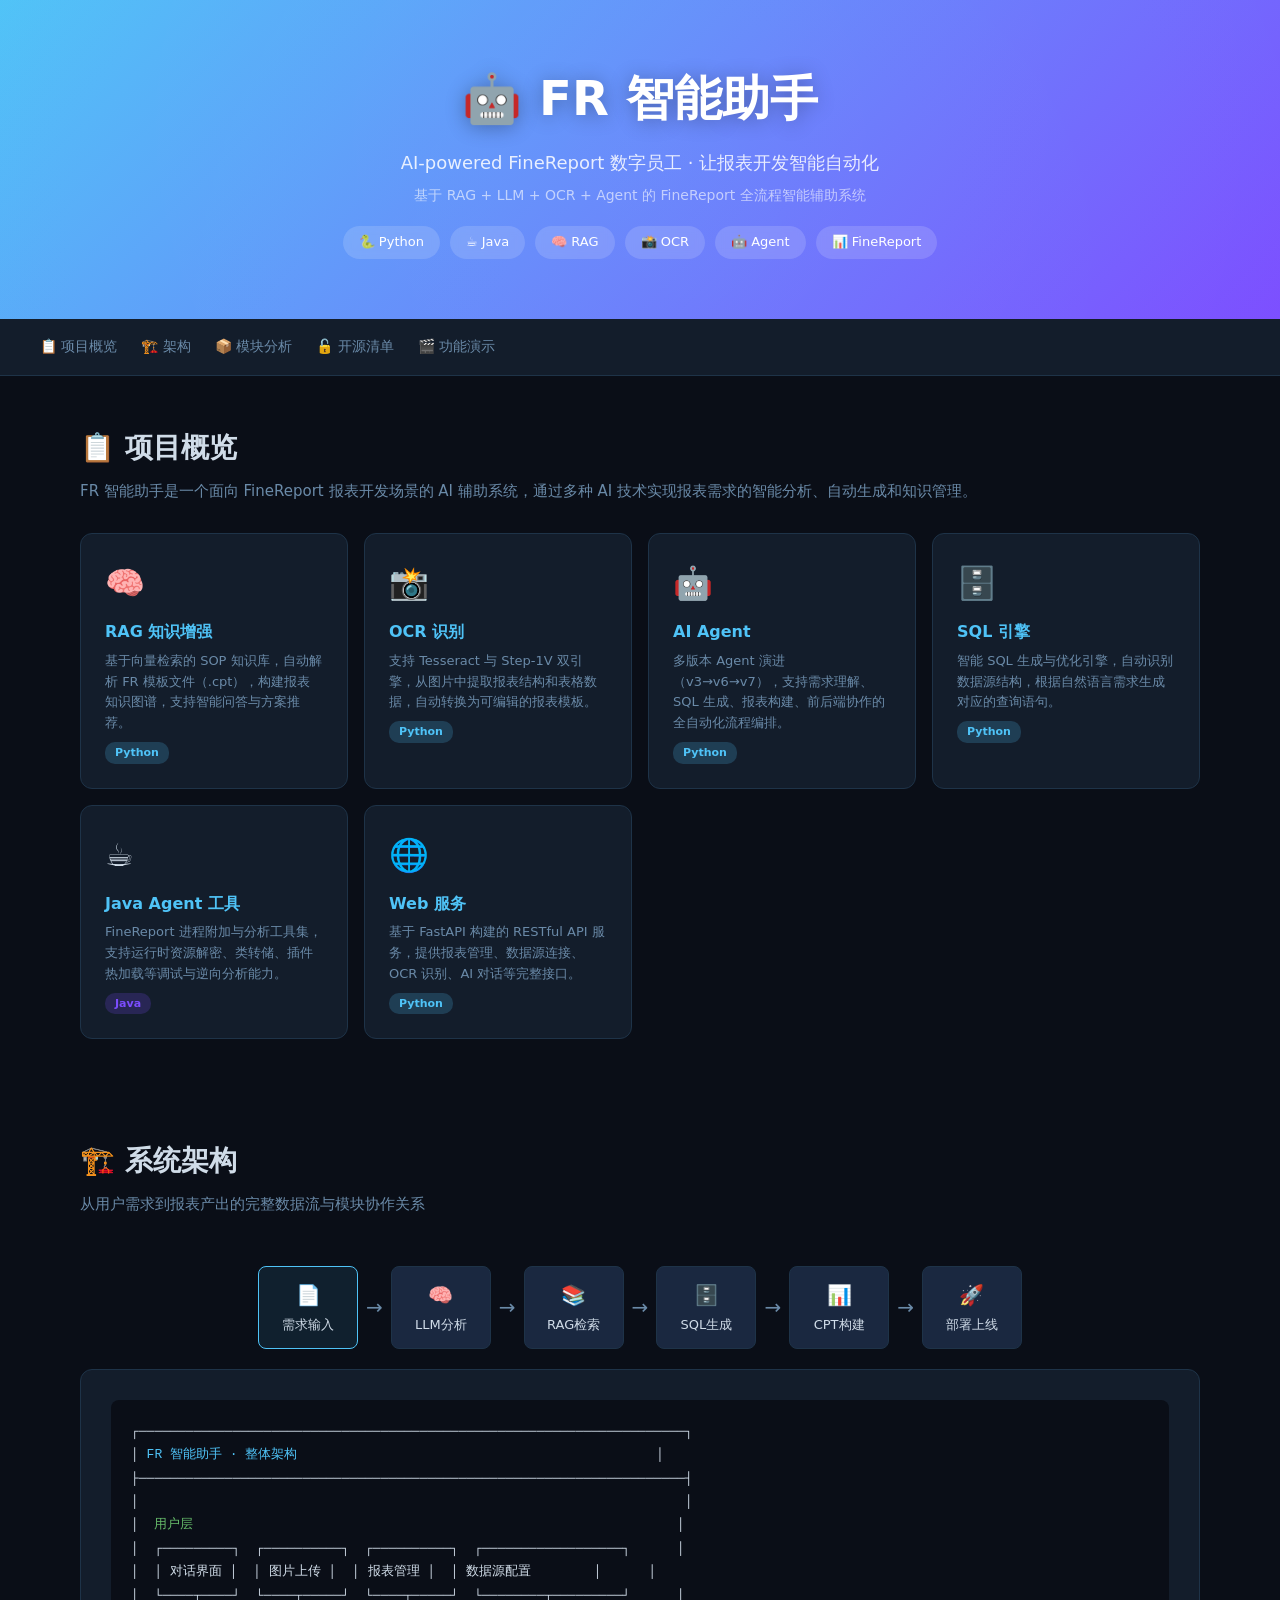
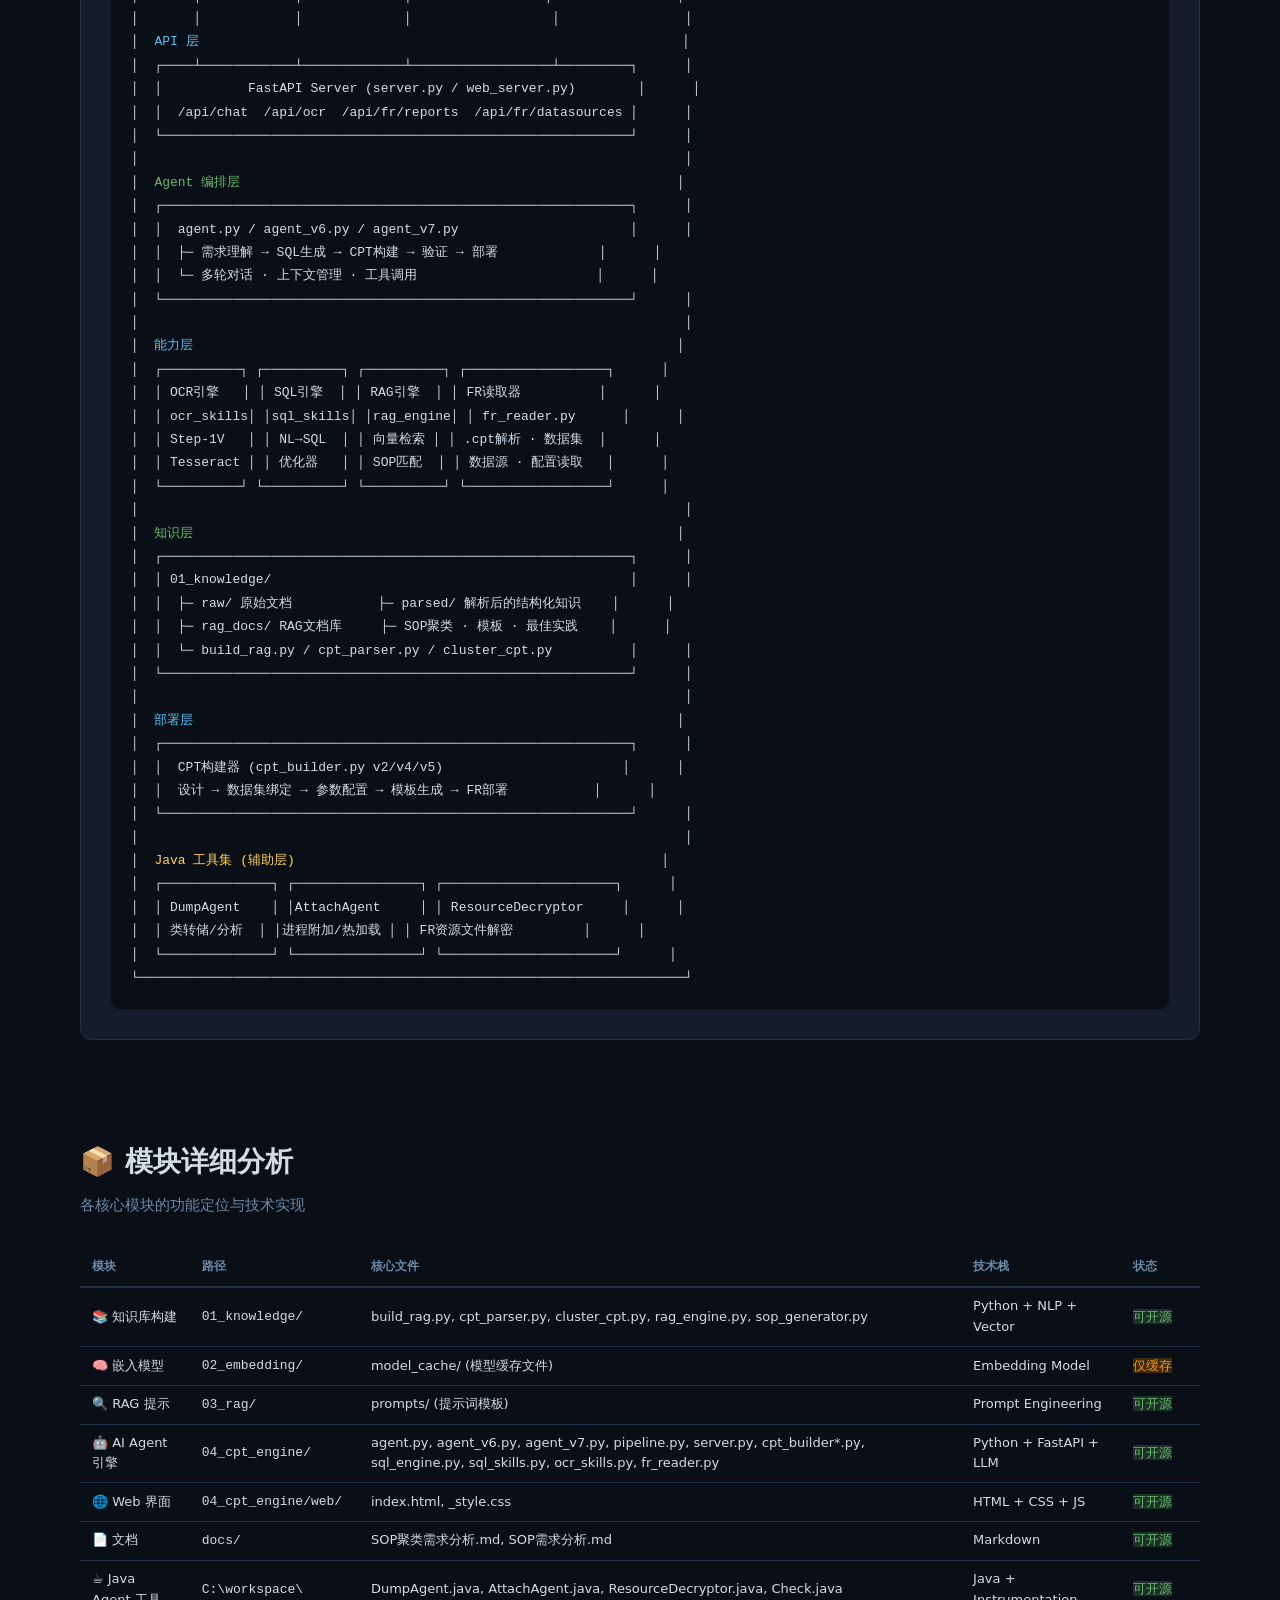
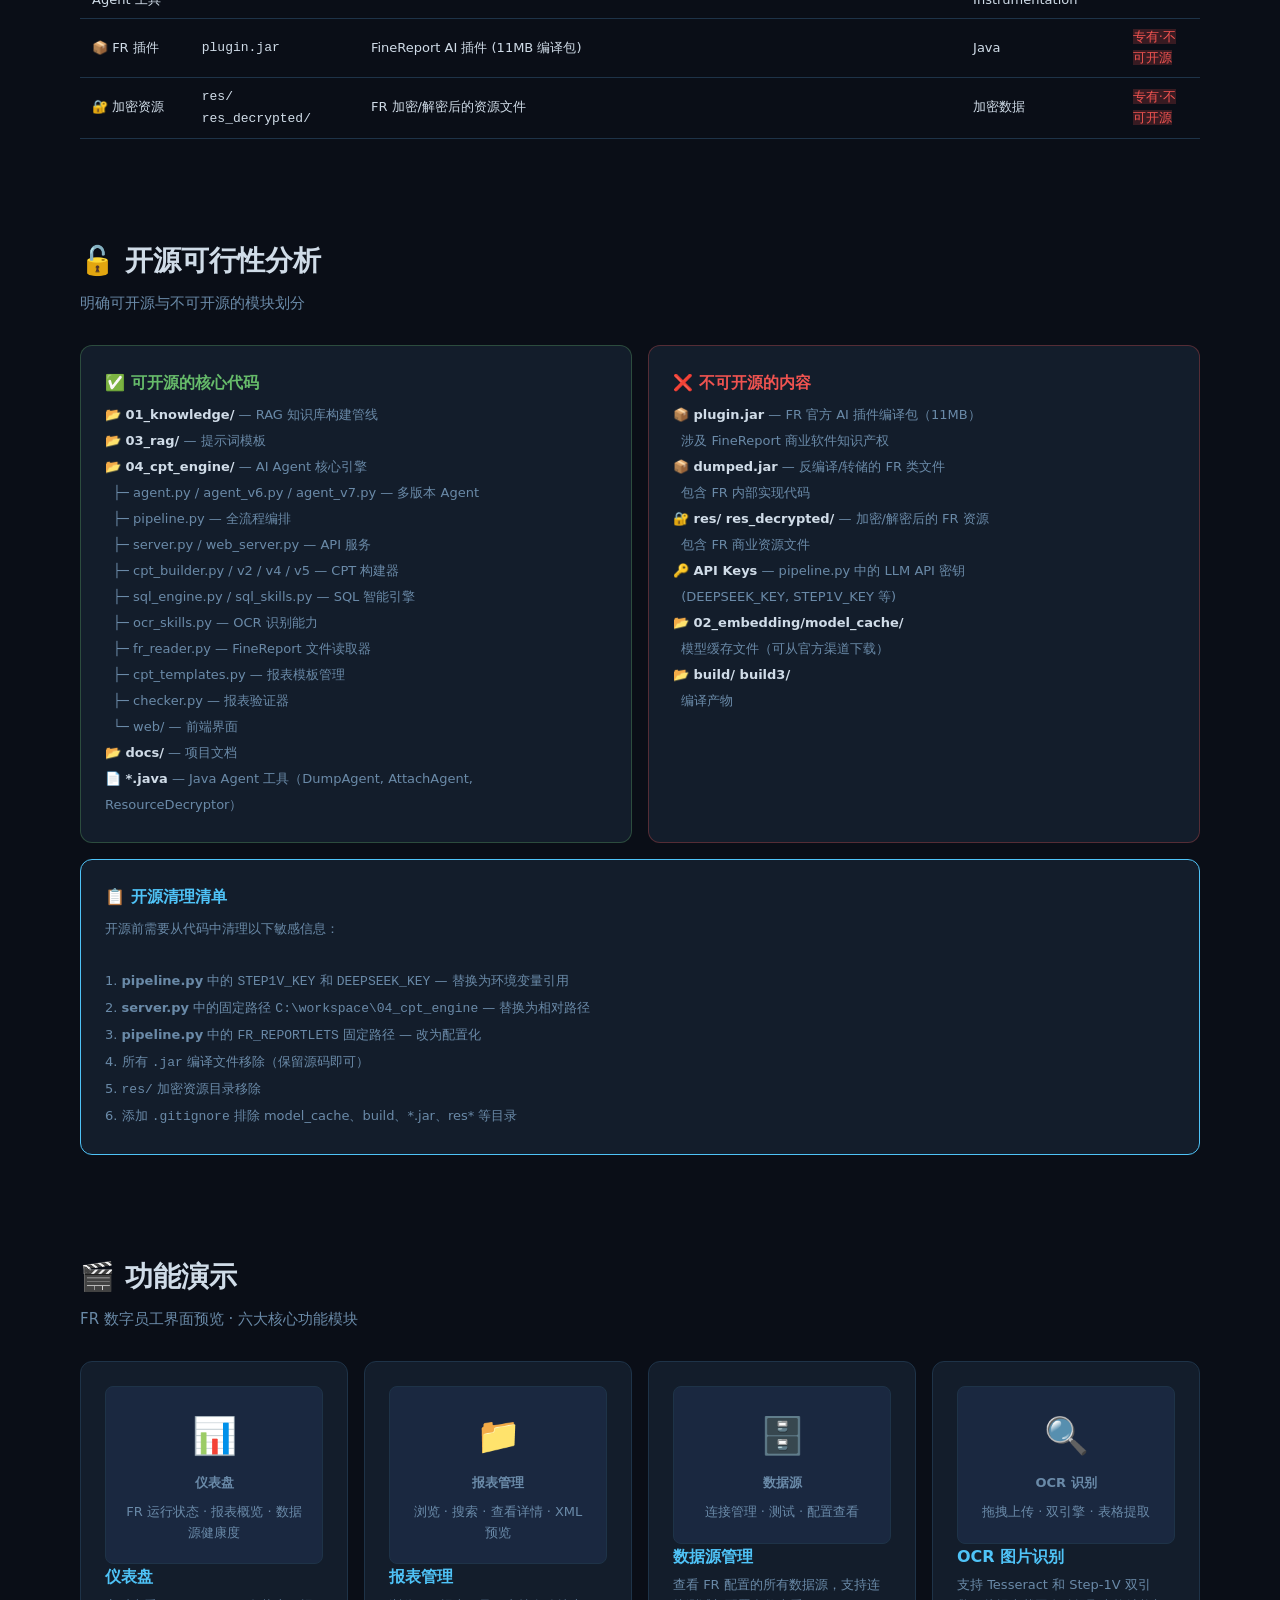
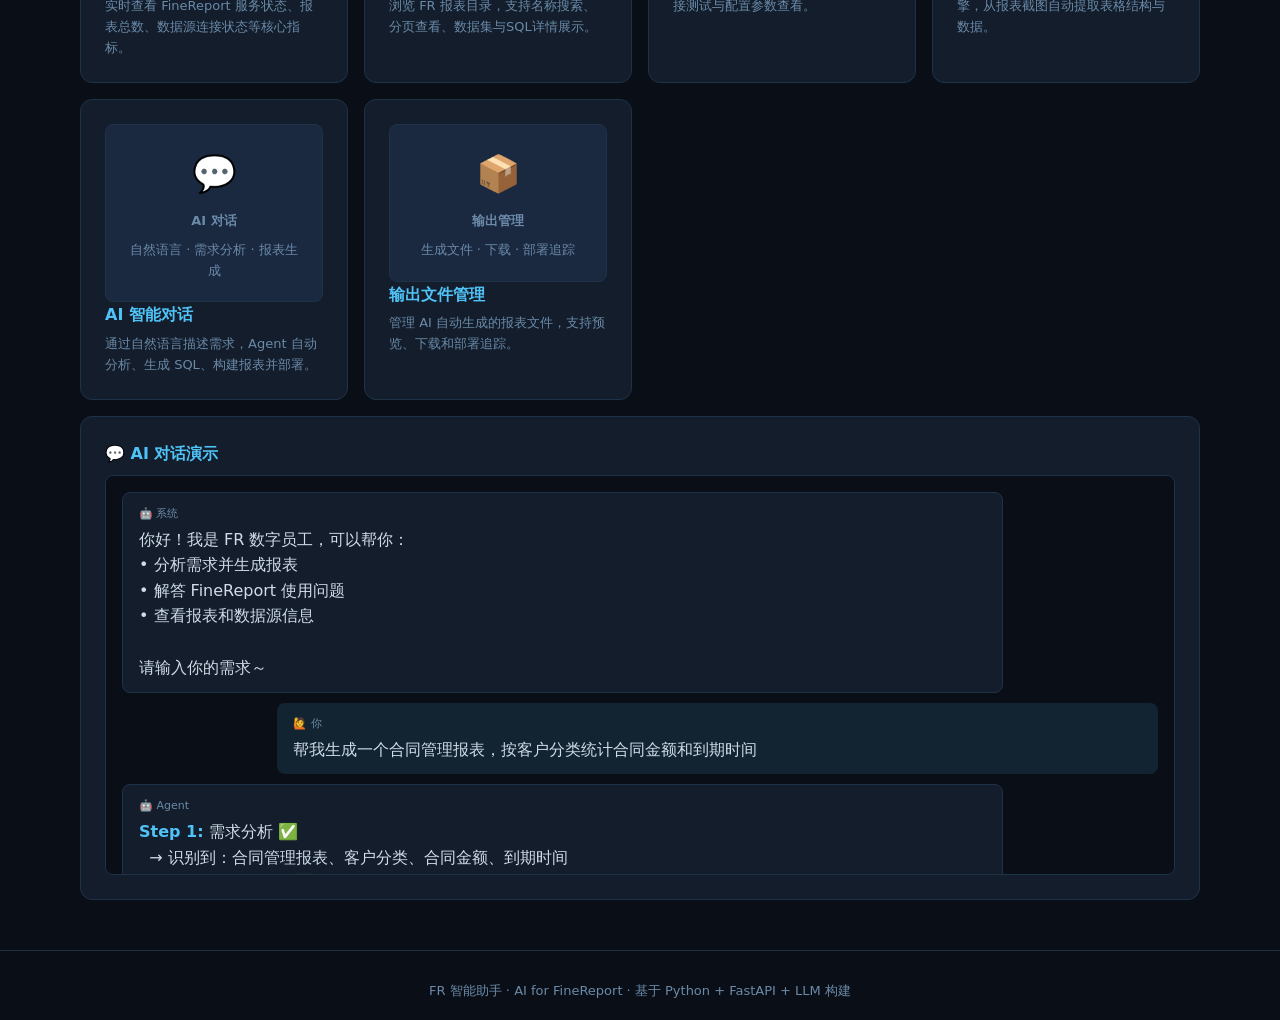
<file: docs/demo.html>
<!DOCTYPE html>
<html lang="zh-CN">
<head>
<meta charset="UTF-8">
<meta name="viewport" content="width=device-width, initial-scale=1.0">
<title>FR 智能助手 · AI for FineReport</title>
<style>
*{margin:0;padding:0;box-sizing:border-box}
:root{--bg:#0a0e17;--card:#131d2b;--card2:#1a2840;--border:#1e3348;--accent:#4fc3f7;--accent2:#7c4dff;--green:#66bb6a;--red:#ef5350;--orange:#ff9800;--gold:#ffd54f;--text:#d0dce8;--dim:#6a8aa8;--grad:linear-gradient(135deg,#4fc3f7,#7c4dff)}
body{font-family:'Segoe UI',system-ui,-apple-system,sans-serif;background:var(--bg);color:var(--text);line-height:1.6}
a{color:var(--accent);text-decoration:none}
a:hover{text-decoration:underline}

/* Hero */
.hero{background:var(--grad);padding:60px 40px;text-align:center;position:relative;overflow:hidden}
.hero::before{content:'';position:absolute;top:-50%;left:-50%;width:200%;height:200%;background:radial-gradient(circle,rgba(255,255,255,.03) 0%,transparent 70%);animation:float 20s ease infinite}
@keyframes float{0%,100%{transform:translate(0,0)}50%{transform:translate(-30px,30px)}}
.hero h1{font-size:48px;font-weight:800;color:#fff;position:relative;text-shadow:0 2px 20px rgba(0,0,0,.3)}
.hero p{font-size:18px;color:rgba(255,255,255,.85);margin-top:12px;position:relative}
.hero .sub{font-size:14px;color:rgba(255,255,255,.6);margin-top:6px}
.hero .badge-group{display:flex;gap:10px;justify-content:center;margin-top:20px;flex-wrap:wrap;position:relative}
.hero .badge{background:rgba(255,255,255,.15);color:#fff;padding:6px 16px;border-radius:20px;font-size:13px;backdrop-filter:blur(4px)}

/* Nav */
nav{background:var(--card);padding:12px 40px;display:flex;gap:24px;border-bottom:1px solid var(--border);position:sticky;top:0;z-index:100;backdrop-filter:blur(10px)}
nav a{color:var(--dim);font-size:14px;font-weight:500;padding:4px 0;border-bottom:2px solid transparent;transition:.2s}
nav a:hover,nav a.active{color:var(--accent);border-bottom-color:var(--accent);text-decoration:none}

/* Sections */
.section{padding:50px 40px;max-width:1200px;margin:0 auto}
.section h2{font-size:28px;font-weight:700;margin-bottom:8px;display:flex;align-items:center;gap:10px}
.section h2 .emoji{font-size:28px}
.section .desc{color:var(--dim);margin-bottom:30px;font-size:15px}

/* Cards */
.grid-2{display:grid;grid-template-columns:repeat(auto-fit,minmax(340px,1fr));gap:16px}
.grid-3{display:grid;grid-template-columns:repeat(auto-fit,minmax(260px,1fr));gap:16px}
.grid-4{display:grid;grid-template-columns:repeat(auto-fit,minmax(200px,1fr));gap:12px}
.card{background:var(--card);border:1px solid var(--border);border-radius:12px;padding:24px;transition:.3s}
.card:hover{transform:translateY(-2px);border-color:var(--accent);box-shadow:0 8px 30px rgba(79,195,247,.08)}
.card .icon{font-size:32px;margin-bottom:10px}
.card h3{font-size:16px;font-weight:600;margin-bottom:6px;color:var(--accent)}
.card p{font-size:13px;color:var(--dim);line-height:1.6}
.card .tag{display:inline-block;padding:2px 10px;border-radius:10px;font-size:11px;font-weight:600;margin-top:8px}
.tag.python{background:rgba(79,195,247,.2);color:var(--accent)}
.tag.java{background:rgba(124,77,255,.2);color:var(--accent2)}
.tag.js{background:rgba(255,213,79,.2);color:var(--gold)}
.tag.ok{background:rgba(102,187,106,.2);color:var(--green)}
.tag.warn{background:rgba(255,152,0,.2);color:var(--orange)}
.tag.err{background:rgba(239,83,80,.2);color:var(--red)}

/* Architecture */
.arch{background:var(--card);border:1px solid var(--border);border-radius:12px;padding:30px;overflow-x:auto}
.arch pre{background:var(--bg);padding:20px;border-radius:8px;font-size:13px;line-height:1.8;color:var(--text);overflow-x:auto}
.arch pre .hl{color:var(--accent)}
.arch pre .hl2{color:var(--green)}
.arch pre .hl3{color:var(--gold)}
.arch pre .dim{color:var(--dim)}

/* Flow */
.flow{display:flex;align-items:center;gap:8px;flex-wrap:wrap;justify-content:center;padding:20px 0}
.flow-node{background:var(--card2);border:1px solid var(--border);border-radius:8px;padding:12px 20px;font-size:13px;text-align:center;min-width:100px}
.flow-node .fn{font-size:20px;display:block;margin-bottom:4px}
.flow-node.active{border-color:var(--accent);background:rgba(79,195,247,.1)}
.flow-arrow{color:var(--dim);font-size:20px}

/* Table */
table{width:100%;border-collapse:collapse;font-size:13px}
th{text-align:left;padding:10px 12px;border-bottom:2px solid var(--border);color:var(--dim);font-weight:600;font-size:12px}
td{padding:8px 12px;border-bottom:1px solid var(--border)}
tr:hover{background:rgba(79,195,247,.03)}

/* Screenshot placeholders */
.mock-preview{background:var(--card2);border:1px solid var(--border);border-radius:8px;padding:20px;text-align:center;min-height:120px;display:flex;align-items:center;justify-content:center;flex-direction:column;gap:8px;font-size:13px;color:var(--dim)}
.mock-preview .big{font-size:36px}

/* Footer */
footer{text-align:center;padding:30px;border-top:1px solid var(--border);color:var(--dim);font-size:13px}

/* Responsive */
@media(max-width:768px){.hero h1{font-size:28px}.section{padding:30px 20px}nav{padding:10px 20px;gap:12px;overflow-x:auto}.grid-2,.grid-3{grid-template-columns:1fr}}
</style>
</head>
<body>

<!-- ========== HERO ========== -->
<div class="hero">
<h1>🤖 FR 智能助手</h1>
<p>AI-powered FineReport 数字员工 · 让报表开发智能自动化</p>
<div class="sub">基于 RAG + LLM + OCR + Agent 的 FineReport 全流程智能辅助系统</div>
<div class="badge-group">
<span class="badge">🐍 Python</span>
<span class="badge">☕ Java</span>
<span class="badge">🧠 RAG</span>
<span class="badge">📸 OCR</span>
<span class="badge">🤖 Agent</span>
<span class="badge">📊 FineReport</span>
</div>
</div>

<!-- ========== NAV ========== -->
<nav>
<a href="#overview" class="active">📋 项目概览</a>
<a href="#arch">🏗️ 架构</a>
<a href="#modules">📦 模块分析</a>
<a href="#opensource">🔓 开源清单</a>
<a href="#demo">🎬 功能演示</a>
</nav>

<!-- ========== OVERVIEW ========== -->
<div id="overview" class="section">
<h2><span class="emoji">📋</span> 项目概览</h2>
<div class="desc">FR 智能助手是一个面向 FineReport 报表开发场景的 AI 辅助系统，通过多种 AI 技术实现报表需求的智能分析、自动生成和知识管理。</div>

<div class="grid-3">
<div class="card">
<div class="icon">🧠</div>
<h3>RAG 知识增强</h3>
<p>基于向量检索的 SOP 知识库，自动解析 FR 模板文件（.cpt），构建报表知识图谱，支持智能问答与方案推荐。</p>
<span class="tag python">Python</span>
</div>
<div class="card">
<div class="icon">📸</div>
<h3>OCR 识别</h3>
<p>支持 Tesseract 与 Step-1V 双引擎，从图片中提取报表结构和表格数据，自动转换为可编辑的报表模板。</p>
<span class="tag python">Python</span>
</div>
<div class="card">
<div class="icon">🤖</div>
<h3>AI Agent</h3>
<p>多版本 Agent 演进（v3→v6→v7），支持需求理解、SQL 生成、报表构建、前后端协作的全自动化流程编排。</p>
<span class="tag python">Python</span>
</div>
<div class="card">
<div class="icon">🗄️</div>
<h3>SQL 引擎</h3>
<p>智能 SQL 生成与优化引擎，自动识别数据源结构，根据自然语言需求生成对应的查询语句。</p>
<span class="tag python">Python</span>
</div>
<div class="card">
<div class="icon">☕</div>
<h3>Java Agent 工具</h3>
<p>FineReport 进程附加与分析工具集，支持运行时资源解密、类转储、插件热加载等调试与逆向分析能力。</p>
<span class="tag java">Java</span>
</div>
<div class="card">
<div class="icon">🌐</div>
<h3>Web 服务</h3>
<p>基于 FastAPI 构建的 RESTful API 服务，提供报表管理、数据源连接、OCR 识别、AI 对话等完整接口。</p>
<span class="tag python">Python</span>
</div>
</div>
</div>

<!-- ========== ARCHITECTURE ========== -->
<div id="arch" class="section">
<h2><span class="emoji">🏗️</span> 系统架构</h2>
<div class="desc">从用户需求到报表产出的完整数据流与模块协作关系</div>

<div class="flow">
<div class="flow-node active"><span class="fn">📄</span>需求输入</div>
<span class="flow-arrow">→</span>
<div class="flow-node"><span class="fn">🧠</span>LLM分析</div>
<span class="flow-arrow">→</span>
<div class="flow-node"><span class="fn">📚</span>RAG检索</div>
<span class="flow-arrow">→</span>
<div class="flow-node"><span class="fn">🗄️</span>SQL生成</div>
<span class="flow-arrow">→</span>
<div class="flow-node"><span class="fn">📊</span>CPT构建</div>
<span class="flow-arrow">→</span>
<div class="flow-node"><span class="fn">🚀</span>部署上线</div>
</div>

<div class="arch">
<pre>
┌──────────────────────────────────────────────────────────────────────┐
│ <span class="hl">FR 智能助手 · 整体架构</span>                                              │
├──────────────────────────────────────────────────────────────────────┤
│                                                                      │
│  <span class="hl2">用户层</span>                                                              │
│  ┌─────────┐  ┌──────────┐  ┌──────────┐  ┌──────────────────┐      │
│  │ 对话界面 │  │ 图片上传 │  │ 报表管理 │  │ 数据源配置        │      │
│  └────┬────┘  └────┬─────┘  └────┬─────┘  └────────┬─────────┘      │
│       │            │             │                  │                │
│  <span class="hl">API 层</span>                                                              │
│  ┌────┴────────────┴─────────────┴──────────────────┴─────────┐      │
│  │           FastAPI Server (server.py / web_server.py)        │      │
│  │  /api/chat  /api/ocr  /api/fr/reports  /api/fr/datasources │      │
│  └────────────────────────────────────────────────────────────┘      │
│                                                                      │
│  <span class="hl2">Agent 编排层</span>                                                        │
│  ┌────────────────────────────────────────────────────────────┐      │
│  │  agent.py / agent_v6.py / agent_v7.py                      │      │
│  │  ├─ 需求理解 → SQL生成 → CPT构建 → 验证 → 部署             │      │
│  │  └─ 多轮对话 · 上下文管理 · 工具调用                       │      │
│  └────────────────────────────────────────────────────────────┘      │
│                                                                      │
│  <span class="hl">能力层</span>                                                              │
│  ┌──────────┐ ┌──────────┐ ┌──────────┐ ┌──────────────────┐      │
│  │ OCR引擎   │ │ SQL引擎  │ │ RAG引擎  │ │ FR读取器          │      │
│  │ ocr_skills│ │sql_skills│ │rag_engine│ │ fr_reader.py      │      │
│  │ Step-1V   │ │ NL→SQL  │ │ 向量检索 │ │ .cpt解析 · 数据集  │      │
│  │ Tesseract │ │ 优化器   │ │ SOP匹配  │ │ 数据源 · 配置读取   │      │
│  └──────────┘ └──────────┘ └──────────┘ └──────────────────┘      │
│                                                                      │
│  <span class="hl2">知识层</span>                                                              │
│  ┌────────────────────────────────────────────────────────────┐      │
│  │ 01_knowledge/                                              │      │
│  │  ├─ raw/ 原始文档           ├─ parsed/ 解析后的结构化知识    │      │
│  │  ├─ rag_docs/ RAG文档库     ├─ SOP聚类 · 模板 · 最佳实践    │      │
│  │  └─ build_rag.py / cpt_parser.py / cluster_cpt.py          │      │
│  └────────────────────────────────────────────────────────────┘      │
│                                                                      │
│  <span class="hl">部署层</span>                                                              │
│  ┌────────────────────────────────────────────────────────────┐      │
│  │  CPT构建器 (cpt_builder.py v2/v4/v5)                       │      │
│  │  设计 → 数据集绑定 → 参数配置 → 模板生成 → FR部署           │      │
│  └────────────────────────────────────────────────────────────┘      │
│                                                                      │
│  <span class="hl3">Java 工具集 (辅助层)</span>                                               │
│  ┌──────────────┐ ┌────────────────┐ ┌──────────────────────┐      │
│  │ DumpAgent    │ │AttachAgent     │ │ ResourceDecryptor     │      │
│  │ 类转储/分析  │ │进程附加/热加载 │ │ FR资源文件解密         │      │
│  └──────────────┘ └────────────────┘ └──────────────────────┘      │
└──────────────────────────────────────────────────────────────────────┘
</pre>
</div>
</div>

<!-- ========== MODULES ========== -->
<div id="modules" class="section">
<h2><span class="emoji">📦</span> 模块详细分析</h2>
<div class="desc">各核心模块的功能定位与技术实现</div>

<table>
<tr><th>模块</th><th>路径</th><th>核心文件</th><th>技术栈</th><th>状态</th></tr>
<tr>
<td>📚 知识库构建</td>
<td><code>01_knowledge/</code></td>
<td>build_rag.py, cpt_parser.py, cluster_cpt.py, rag_engine.py, sop_generator.py</td>
<td>Python + NLP + Vector</td>
<td><span class="tag ok">可开源</span></td>
</tr>
<tr>
<td>🧠 嵌入模型</td>
<td><code>02_embedding/</code></td>
<td>model_cache/ (模型缓存文件)</td>
<td>Embedding Model</td>
<td><span class="tag warn">仅缓存</span></td>
</tr>
<tr>
<td>🔍 RAG 提示</td>
<td><code>03_rag/</code></td>
<td>prompts/ (提示词模板)</td>
<td>Prompt Engineering</td>
<td><span class="tag ok">可开源</span></td>
</tr>
<tr>
<td>🤖 AI Agent 引擎</td>
<td><code>04_cpt_engine/</code></td>
<td>agent.py, agent_v6.py, agent_v7.py, pipeline.py, server.py, cpt_builder*.py, sql_engine.py, sql_skills.py, ocr_skills.py, fr_reader.py</td>
<td>Python + FastAPI + LLM</td>
<td><span class="tag ok">可开源</span></td>
</tr>
<tr>
<td>🌐 Web 界面</td>
<td><code>04_cpt_engine/web/</code></td>
<td>index.html, _style.css</td>
<td>HTML + CSS + JS</td>
<td><span class="tag ok">可开源</span></td>
</tr>
<tr>
<td>📄 文档</td>
<td><code>docs/</code></td>
<td>SOP聚类需求分析.md, SOP需求分析.md</td>
<td>Markdown</td>
<td><span class="tag ok">可开源</span></td>
</tr>
<tr>
<td>☕ Java Agent 工具</td>
<td><code>C:\workspace\</code></td>
<td>DumpAgent.java, AttachAgent.java, ResourceDecryptor.java, Check.java</td>
<td>Java + Instrumentation</td>
<td><span class="tag ok">可开源</span></td>
</tr>
<tr>
<td>📦 FR 插件</td>
<td><code>plugin.jar</code></td>
<td>FineReport AI 插件 (11MB 编译包)</td>
<td>Java</td>
<td><span class="tag err">专有·不可开源</span></td>
</tr>
<tr>
<td>🔐 加密资源</td>
<td><code>res/ res_decrypted/</code></td>
<td>FR 加密/解密后的资源文件</td>
<td>加密数据</td>
<td><span class="tag err">专有·不可开源</span></td>
</tr>
</table>
</div>

<!-- ========== OPEN SOURCE LIST ========== -->
<div id="opensource" class="section">
<h2><span class="emoji">🔓</span> 开源可行性分析</h2>
<div class="desc">明确可开源与不可开源的模块划分</div>

<div class="grid-2">
<div class="card" style="border-color:rgba(102,187,106,.3)">
<h3 style="color:var(--green)">✅ 可开源的核心代码</h3>
<div style="font-size:13px;color:var(--dim);line-height:2">
<strong style="color:var(--text)">📂 01_knowledge/</strong> — RAG 知识库构建管线<br>
<strong style="color:var(--text)">📂 03_rag/</strong> — 提示词模板<br>
<strong style="color:var(--text)">📂 04_cpt_engine/</strong> — AI Agent 核心引擎<br>
&nbsp;&nbsp;├─ agent.py / agent_v6.py / agent_v7.py — 多版本 Agent<br>
&nbsp;&nbsp;├─ pipeline.py — 全流程编排<br>
&nbsp;&nbsp;├─ server.py / web_server.py — API 服务<br>
&nbsp;&nbsp;├─ cpt_builder.py / v2 / v4 / v5 — CPT 构建器<br>
&nbsp;&nbsp;├─ sql_engine.py / sql_skills.py — SQL 智能引擎<br>
&nbsp;&nbsp;├─ ocr_skills.py — OCR 识别能力<br>
&nbsp;&nbsp;├─ fr_reader.py — FineReport 文件读取器<br>
&nbsp;&nbsp;├─ cpt_templates.py — 报表模板管理<br>
&nbsp;&nbsp;├─ checker.py — 报表验证器<br>
&nbsp;&nbsp;└─ web/ — 前端界面<br>
<strong style="color:var(--text)">📂 docs/</strong> — 项目文档<br>
<strong style="color:var(--text)">📄 *.java</strong> — Java Agent 工具（DumpAgent, AttachAgent, ResourceDecryptor）<br>
</div>
</div>

<div class="card" style="border-color:rgba(239,83,80,.3)">
<h3 style="color:var(--red)">❌ 不可开源的内容</h3>
<div style="font-size:13px;color:var(--dim);line-height:2">
<strong style="color:var(--text)">📦 plugin.jar</strong> — FR 官方 AI 插件编译包（11MB）<br>
&nbsp;&nbsp;涉及 FineReport 商业软件知识产权<br>
<strong style="color:var(--text)">📦 dumped.jar</strong> — 反编译/转储的 FR 类文件<br>
&nbsp;&nbsp;包含 FR 内部实现代码<br>
<strong style="color:var(--text)">🔐 res/ res_decrypted/</strong> — 加密/解密后的 FR 资源<br>
&nbsp;&nbsp;包含 FR 商业资源文件<br>
<strong style="color:var(--text)">🔑 API Keys</strong> — pipeline.py 中的 LLM API 密钥<br>
&nbsp;&nbsp;(DEEPSEEK_KEY, STEP1V_KEY 等)<br>
<strong style="color:var(--text)">📂 02_embedding/model_cache/</strong><br>
&nbsp;&nbsp;模型缓存文件（可从官方渠道下载）<br>
<strong style="color:var(--text)">📂 build/ build3/</strong><br>
&nbsp;&nbsp;编译产物<br>
</div>
</div>
</div>

<div class="card" style="margin-top:16px;border-color:var(--accent)">
<h3 style="color:var(--accent)">📋 开源清理清单</h3>
<div style="font-size:13px;color:var(--dim);line-height:2">
开源前需要从代码中清理以下敏感信息：<br><br>
1. <strong style="color:var(--gold)}">pipeline.py</strong> 中的 <code>STEP1V_KEY</code> 和 <code>DEEPSEEK_KEY</code> — 替换为环境变量引用<br>
2. <strong style="color:var(--gold)}">server.py</strong> 中的固定路径 <code>C:\workspace\04_cpt_engine</code> — 替换为相对路径<br>
3. <strong style="color:var(--gold)}">pipeline.py</strong> 中的 <code>FR_REPORTLETS</code> 固定路径 — 改为配置化<br>
4. 所有 <code>.jar</code> 编译文件移除（保留源码即可）<br>
5. <code>res/</code> 加密资源目录移除<br>
6. 添加 <code>.gitignore</code> 排除 model_cache、build、*.jar、res* 等目录<br>
</div>
</div>
</div>

<!-- ========== DEMO ========== -->
<div id="demo" class="section">
<h2><span class="emoji">🎬</span> 功能演示</h2>
<div class="desc">FR 数字员工界面预览 · 六大核心功能模块</div>

<div class="grid-3">
<div class="card">
<div class="mock-preview">
<span class="big">📊</span>
<strong>仪表盘</strong>
<span>FR 运行状态 · 报表概览 · 数据源健康度</span>
</div>
<h3>仪表盘</h3>
<p>实时查看 FineReport 服务状态、报表总数、数据源连接状态等核心指标。</p>
</div>

<div class="card">
<div class="mock-preview">
<span class="big">📁</span>
<strong>报表管理</strong>
<span>浏览 · 搜索 · 查看详情 · XML预览</span>
</div>
<h3>报表管理</h3>
<p>浏览 FR 报表目录，支持名称搜索、分页查看、数据集与SQL详情展示。</p>
</div>

<div class="card">
<div class="mock-preview">
<span class="big">🗄️</span>
<strong>数据源</strong>
<span>连接管理 · 测试 · 配置查看</span>
</div>
<h3>数据源管理</h3>
<p>查看 FR 配置的所有数据源，支持连接测试与配置参数查看。</p>
</div>

<div class="card">
<div class="mock-preview">
<span class="big">🔍</span>
<strong>OCR 识别</strong>
<span>拖拽上传 · 双引擎 · 表格提取</span>
</div>
<h3>OCR 图片识别</h3>
<p>支持 Tesseract 和 Step-1V 双引擎，从报表截图自动提取表格结构与数据。</p>
</div>

<div class="card">
<div class="mock-preview">
<span class="big">💬</span>
<strong>AI 对话</strong>
<span>自然语言 · 需求分析 · 报表生成</span>
</div>
<h3>AI 智能对话</h3>
<p>通过自然语言描述需求，Agent 自动分析、生成 SQL、构建报表并部署。</p>
</div>

<div class="card">
<div class="mock-preview">
<span class="big">📦</span>
<strong>输出管理</strong>
<span>生成文件 · 下载 · 部署追踪</span>
</div>
<h3>输出文件管理</h3>
<p>管理 AI 自动生成的报表文件，支持预览、下载和部署追踪。</p>
</div>
</div>

<!-- Chat demo -->
<div class="card" style="margin-top:16px">
<h3 style="color:var(--accent)">💬 AI 对话演示</h3>
<div style="background:var(--bg);border:1px solid var(--border);border-radius:8px;padding:16px;margin-top:8px;max-height:400px;overflow-y:auto">
<div style="background:var(--card);border:1px solid var(--border);border-radius:8px;padding:12px 16px;margin-bottom:10px;max-width:85%">
<div style="font-size:11px;color:var(--dim);margin-bottom:4px">🤖 系统</div>
你好！我是 FR 数字员工，可以帮你：<br>
• 分析需求并生成报表<br>
• 解答 FineReport 使用问题<br>
• 查看报表和数据源信息<br><br>
请输入你的需求～
</div>
<div style="background:rgba(79,195,247,.12);border-radius:8px;padding:12px 16px;margin-bottom:10px;max-width:85%;margin-left:auto">
<div style="font-size:11px;color:var(--dim);margin-bottom:4px">🙋 你</div>
帮我生成一个合同管理报表，按客户分类统计合同金额和到期时间
</div>
<div style="background:var(--card);border:1px solid var(--border);border-radius:8px;padding:12px 16px;margin-bottom:10px;max-width:85%">
<div style="font-size:11px;color:var(--dim);margin-bottom:4px">🤖 Agent</div>
<strong style="color:var(--accent)">Step 1:</strong> 需求分析 ✅<br>
&nbsp;&nbsp;→ 识别到：合同管理报表、客户分类、合同金额、到期时间<br>
<strong style="color:var(--green)">Step 2:</strong> 检索知识库 ✅<br>
&nbsp;&nbsp;→ 匹配到 3 个类似模板：合同台账模板、客户分析模板<br>
<strong style="color:var(--gold)">Step 3:</strong> 生成 SQL ✅<br>
&nbsp;&nbsp;→ 已生成查询语句（关联 contract + customer 表）<br>
<strong style="color:var(--orange)">Step 4:</strong> 构建 CPT ✅<br>
&nbsp;&nbsp;→ 报表已生成：按客户分组的合同金额汇总 + 到期预警<br>
<strong style="color:var(--red)">Step 5:</strong> 部署 🚀<br>
&nbsp;&nbsp;→ 报表已部署到 FR 服务器 <span style="color:var(--green)">✓</span><br><br>
📊 <strong>生成报表：</strong> 合同管理报表.cpt<br>
📋 <strong>包含字段：</strong> 客户名称、合同数量、总金额、最大金额、最早到期日、即将到期(30天内)
</div>
<div style="background:rgba(79,195,247,.12);border-radius:8px;padding:12px 16px;margin-bottom:10px;max-width:85%;margin-left:auto">
<div style="font-size:11px;color:var(--dim);margin-bottom:4px">🙋 你</div>
把合同金额大于100万的标红显示
</div>
<div style="background:var(--card);border:1px solid var(--border);border-radius:8px;padding:12px 16px;max-width:85%">
<div style="font-size:11px;color:var(--dim);margin-bottom:4px">🤖 Agent</div>
✅ 已更新报表样式：添加条件格式，合同金额 > 100万 的单元格显示为红色背景+加粗。<br>
🔗 <span style="color:var(--accent)">预览报表</span>
</div>
</div>
</div>
</div>

<footer>
FR 智能助手 · AI for FineReport · 基于 Python + FastAPI + LLM 构建
</footer>

<script>
// Smooth scroll for nav
document.querySelectorAll('nav a').forEach(a => {
a.onclick = e => {
e.preventDefault();
document.querySelectorAll('nav a').forEach(x => x.classList.remove('active'));
a.classList.add('active');
document.getElementById(a.getAttribute('href').slice(1)).scrollIntoView({behavior:'smooth'});
};
});

// Highlight active nav on scroll
window.onscroll = () => {
const sections = document.querySelectorAll('.section');
let current = '';
sections.forEach(s => {
if (window.scrollY >= s.offsetTop - 200) current = s.id;
});
document.querySelectorAll('nav a').forEach(a => {
a.classList.toggle('active', a.getAttribute('href') === '#' + current);
});
};
</script>
</body>
</html>
</file>
